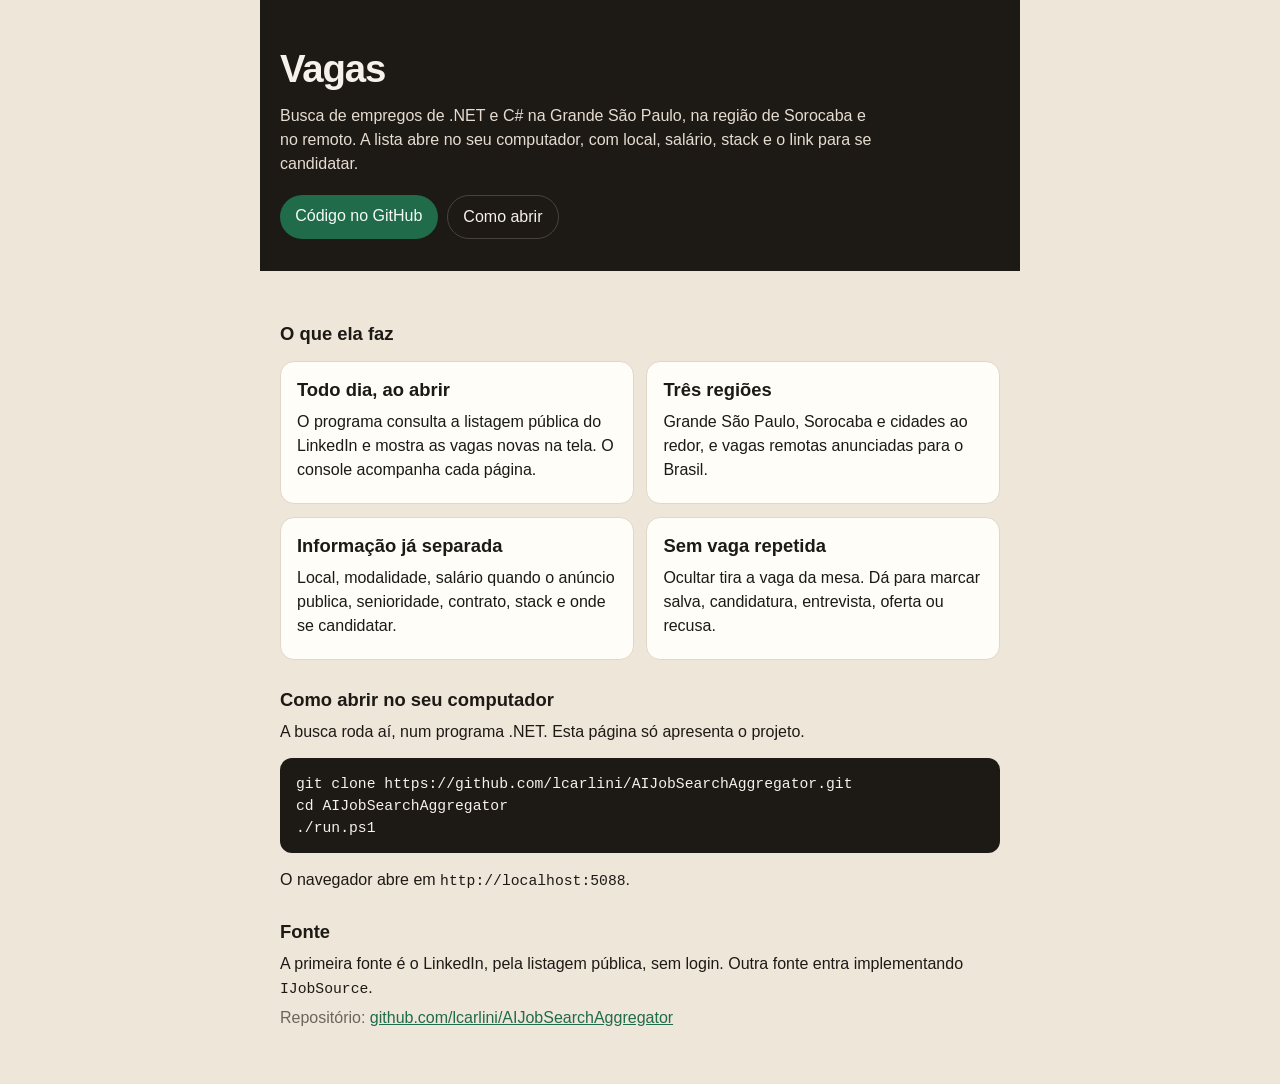
<file: docs/index.html>
<!DOCTYPE html>
<html lang="pt-BR">
<head>
  <meta charset="utf-8" />
  <meta name="viewport" content="width=device-width, initial-scale=1" />
  <title>Vagas — busca de empregos .NET e C#</title>
  <meta name="description" content="Busca local de vagas de .NET e C# no LinkedIn: Grande São Paulo, região de Sorocaba e remoto." />
  <style>
    :root {
      color-scheme: light;
      --bg: #efe6da;
      --ink: #1d1915;
      --muted: #6d645b;
      --line: #e2d6c6;
      --card: #fffdf8;
      --green: #1f6b4a;
      --green-ink: #f4fbf7;
      --copper: #8d4522;
    }
    * { box-sizing: border-box; }
    body {
      margin: 0;
      font-family: "Segoe UI", sans-serif;
      background: var(--bg);
      color: var(--ink);
      line-height: 1.5;
    }
    header {
      background: var(--ink);
      color: #f6f1ea;
      padding: 2.5rem 1.25rem 2rem;
    }
    header, main { max-width: 760px; margin: 0 auto; }
    main { padding: 1.5rem 1.25rem 3rem; }
    h1 { font-size: 2.4rem; margin: 0 0 0.4rem; letter-spacing: -0.03em; }
    h2 { font-size: 1.15rem; margin: 1.6rem 0 0.4rem; }
    p { margin: 0.4rem 0; }
    a { color: var(--green); }
    header a { color: #f0d7c4; }
    .lead { color: #e6ddd2; max-width: 38rem; }
    .actions { display: flex; flex-wrap: wrap; gap: 0.6rem; margin-top: 1.2rem; }
    .actions a {
      text-decoration: none;
      border-radius: 999px;
      padding: 0.55rem 0.95rem;
      background: var(--green);
      color: var(--green-ink);
    }
    .actions a.quiet { background: transparent; color: #f6f1ea; border: 1px solid #4a433c; }
    .grid { display: grid; gap: 0.8rem; margin-top: 0.8rem; }
    @media (min-width: 640px) { .grid { grid-template-columns: 1fr 1fr; } }
    article {
      background: var(--card);
      border: 1px solid var(--line);
      border-radius: 14px;
      padding: 0.9rem 1rem;
    }
    article h2 { margin-top: 0; }
    code, pre {
      font-family: Consolas, "Segoe UI Mono", monospace;
      font-size: 0.92rem;
    }
    pre {
      background: var(--ink);
      color: #f6f1ea;
      padding: 0.9rem 1rem;
      border-radius: 12px;
      overflow-x: auto;
    }
    ul { margin: 0.4rem 0 0; padding-left: 1.1rem; }
    .note { color: var(--muted); }
  </style>
</head>
<body>
  <header>
    <h1>Vagas</h1>
    <p class="lead">Busca de empregos de .NET e C# na Grande São Paulo, na região de Sorocaba e no remoto. A lista abre no seu computador, com local, salário, stack e o link para se candidatar.</p>
    <div class="actions">
      <a href="https://github.com/lcarlini/AIJobSearchAggregator">Código no GitHub</a>
      <a class="quiet" href="https://github.com/lcarlini/AIJobSearchAggregator#como-abrir">Como abrir</a>
    </div>
  </header>
  <main>
    <h2>O que ela faz</h2>
    <div class="grid">
      <article>
        <h2>Todo dia, ao abrir</h2>
        <p>O programa consulta a listagem pública do LinkedIn e mostra as vagas novas na tela. O console acompanha cada página.</p>
      </article>
      <article>
        <h2>Três regiões</h2>
        <p>Grande São Paulo, Sorocaba e cidades ao redor, e vagas remotas anunciadas para o Brasil.</p>
      </article>
      <article>
        <h2>Informação já separada</h2>
        <p>Local, modalidade, salário quando o anúncio publica, senioridade, contrato, stack e onde se candidatar.</p>
      </article>
      <article>
        <h2>Sem vaga repetida</h2>
        <p>Ocultar tira a vaga da mesa. Dá para marcar salva, candidatura, entrevista, oferta ou recusa.</p>
      </article>
    </div>

    <h2>Como abrir no seu computador</h2>
    <p>A busca roda aí, num programa .NET. Esta página só apresenta o projeto.</p>
    <pre>git clone https://github.com/lcarlini/AIJobSearchAggregator.git
cd AIJobSearchAggregator
./run.ps1</pre>
    <p>O navegador abre em <code>http://localhost:5088</code>.</p>

    <h2>Fonte</h2>
    <p>A primeira fonte é o LinkedIn, pela listagem pública, sem login. Outra fonte entra implementando <code>IJobSource</code>.</p>
    <p class="note">Repositório: <a href="https://github.com/lcarlini/AIJobSearchAggregator">github.com/lcarlini/AIJobSearchAggregator</a></p>
  </main>
</body>
</html>
</file>
